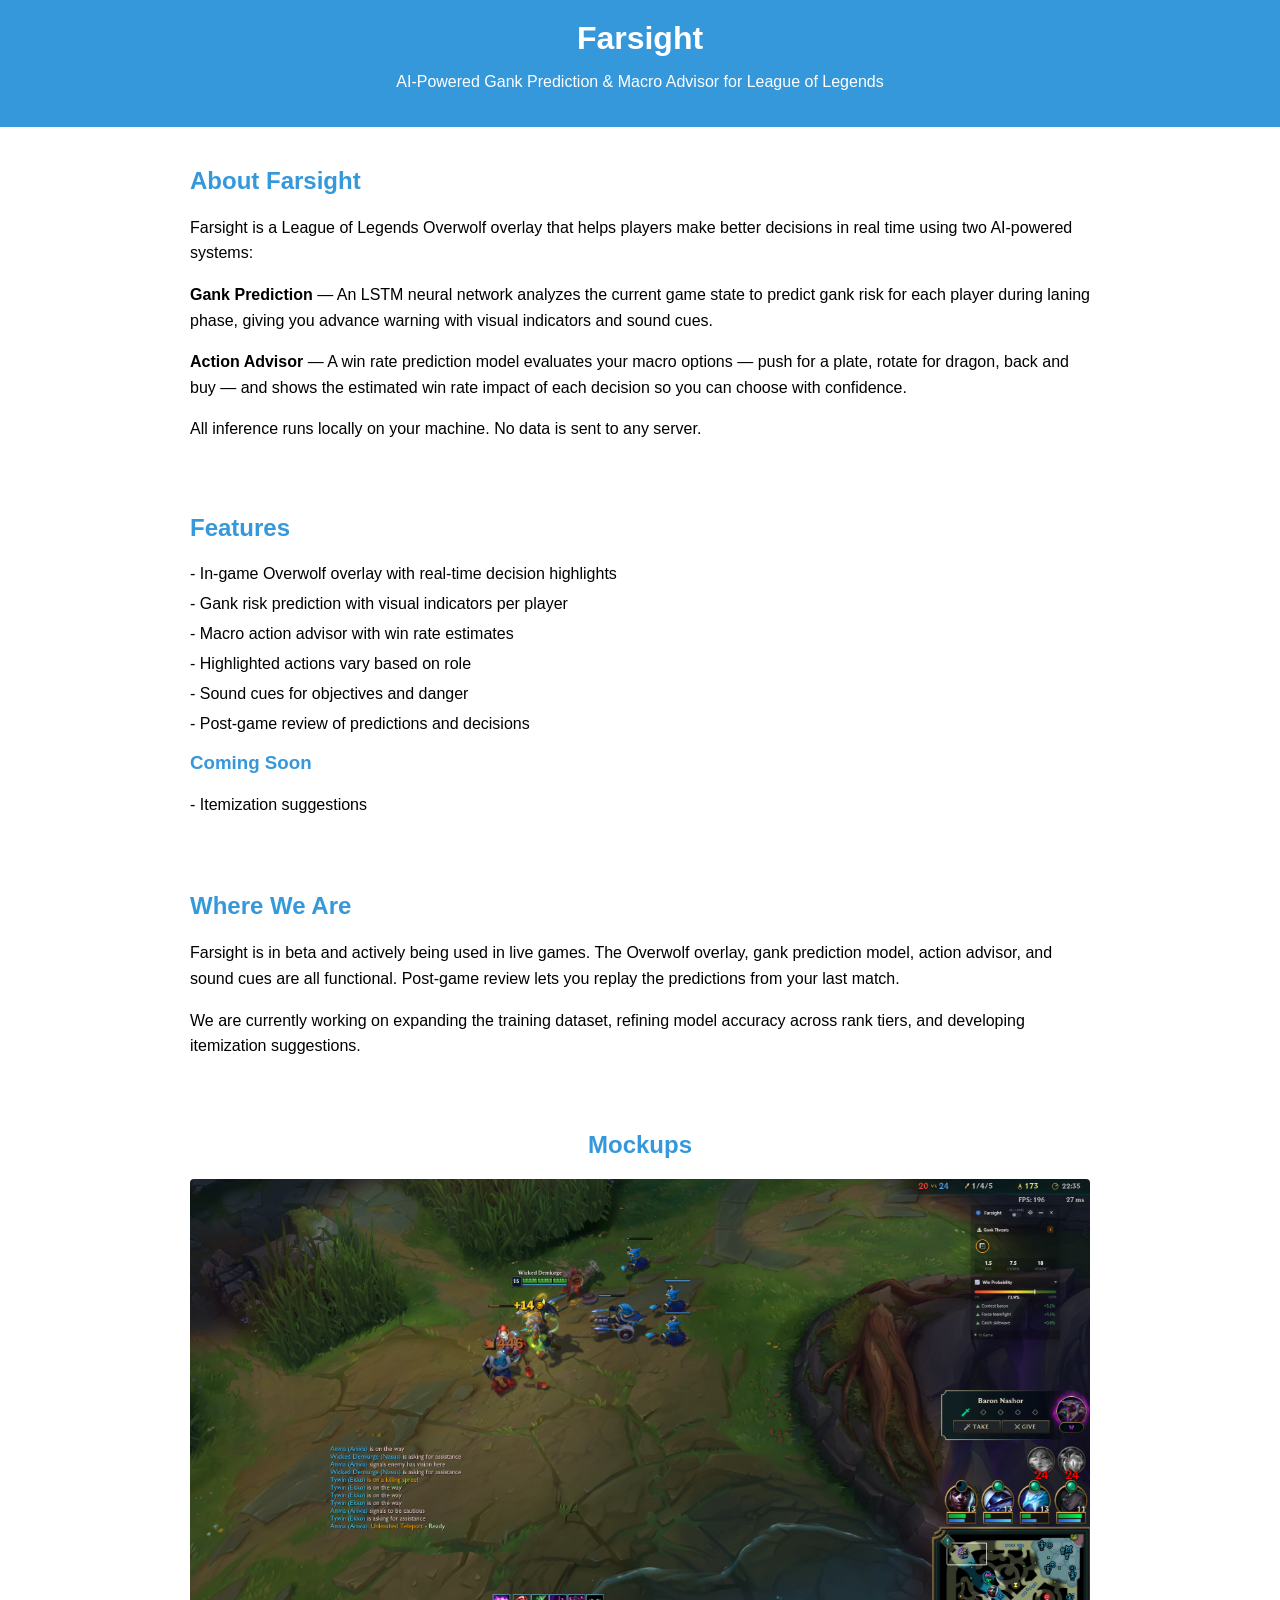
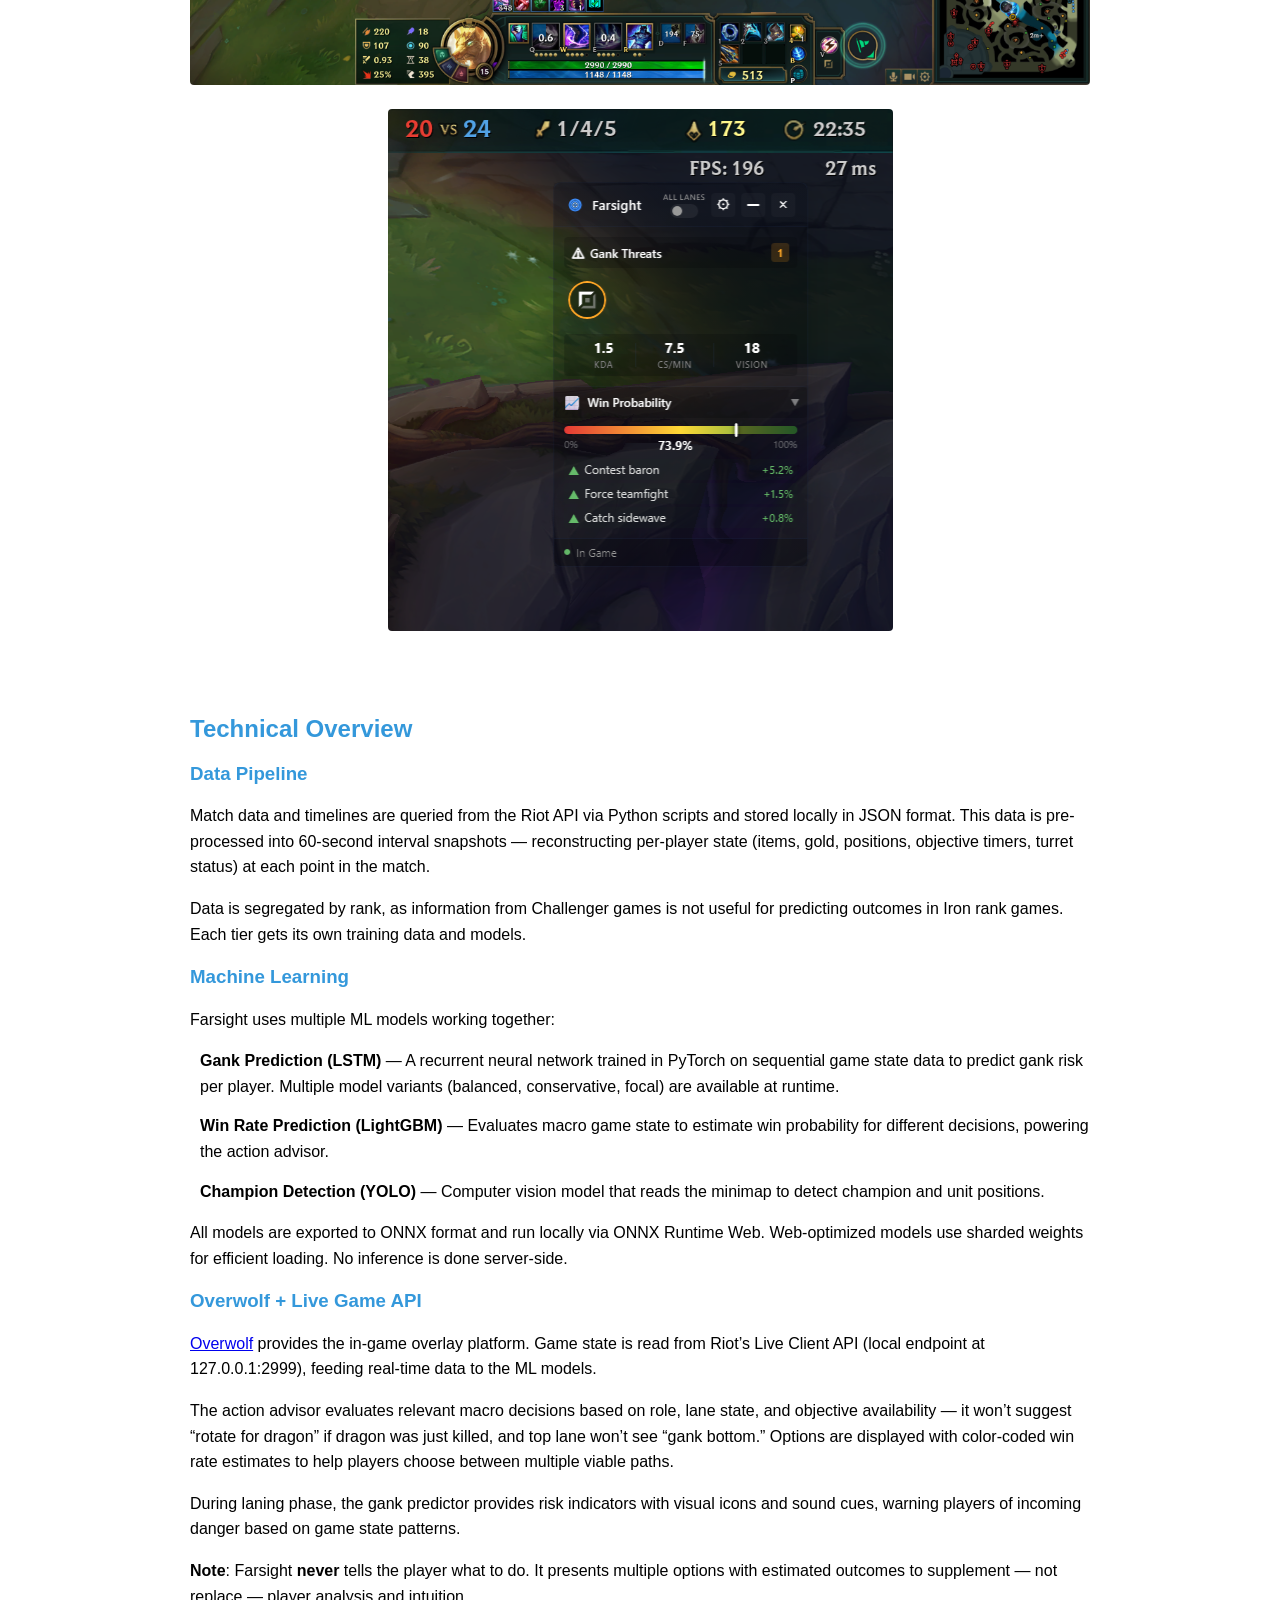
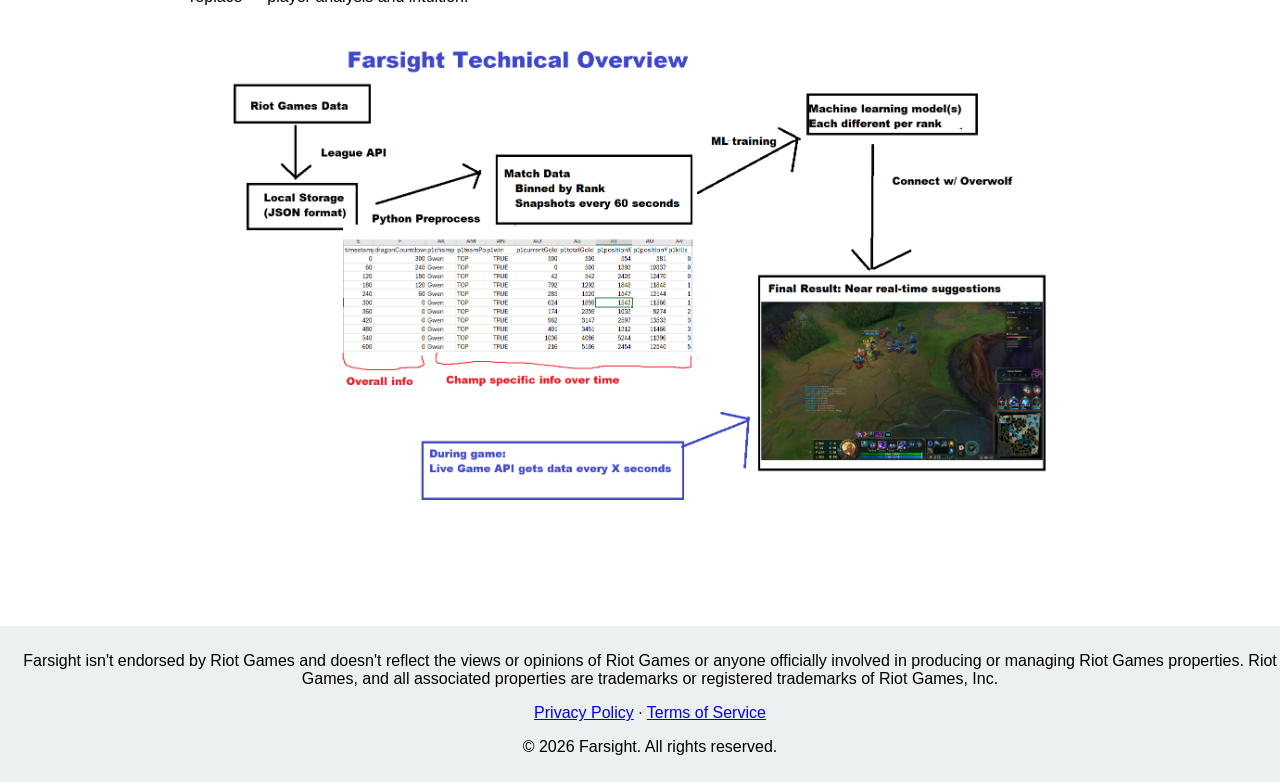
<file: index.html>
<!DOCTYPE html>
<html lang="en">
<head>
    <meta charset="UTF-8">
    <meta name="viewport" content="width=device-width, initial-scale=1.0">
    <link rel="stylesheet" href="styles.css">
    <title>Farsight</title>
</head>
<body>
    <header>
        <h1>Farsight</h1>
        <p>AI-Powered Gank Prediction &amp; Macro Advisor for League of Legends</p>
    </header>
    
    <section class="software-info">
        <h2>About Farsight</h2>
        <p>Farsight is a League of Legends Overwolf overlay that helps players make better decisions in real time using two AI-powered systems:</p>
        <p><strong>Gank Prediction</strong> — An LSTM neural network analyzes the current game state to predict gank risk for each player during laning phase, giving you advance warning with visual indicators and sound cues.</p>
        <p><strong>Action Advisor</strong> — A win rate prediction model evaluates your macro options — push for a plate, rotate for dragon, back and buy — and shows the estimated win rate impact of each decision so you can choose with confidence.</p>
        <p>All inference runs locally on your machine. No data is sent to any server.</p>
    </section>

    <section class="features">
        <h2>Features</h2>
        <ul>
            <li>- In-game Overwolf overlay with real-time decision highlights</li>
            <li>- Gank risk prediction with visual indicators per player</li>
            <li>- Macro action advisor with win rate estimates</li>
            <li>- Highlighted actions vary based on role</li>
            <li>- Sound cues for objectives and danger</li>
            <li>- Post-game review of predictions and decisions</li>
        </ul>
        <h3>Coming Soon</h3>
        <ul>
            <li>- Itemization suggestions</li>
        </ul>
    </section>

    <section class="current-state">
        <h2>Where We Are</h2>
        <p>Farsight is in beta and actively being used in live games. The Overwolf overlay, gank prediction model, action advisor, and sound cues are all functional. Post-game review lets you replay the predictions from your last match.</p>
        <p>We are currently working on expanding the training dataset, refining model accuracy across rank tiers, and developing itemization suggestions.</p>
    </section>
    <section class="mockups">
        <h2>Mockups</h2>
        <img src="mockup toplane.png" alt="Mockup — Jungle view">
        <img src="mockup toplane zoomed.png" alt="Mockup — Lane view">
    </section>

    <section class="technical-overview">
        <h2>Technical Overview</h2>
        <h3>Data Pipeline</h3>
        <p>Match data and timelines are queried from the Riot API via Python scripts and stored locally in JSON format. This data is pre-processed into 60-second interval snapshots — reconstructing per-player state (items, gold, positions, objective timers, turret status) at each point in the match.</p>
        <p>Data is segregated by rank, as information from Challenger games is not useful for predicting outcomes in Iron rank games. Each tier gets its own training data and models.</p>
        <h3>Machine Learning</h3>
        <p>
            Farsight uses multiple ML models working together:
        </p>
        <ul>
            <li><strong>Gank Prediction (LSTM)</strong> — A recurrent neural network trained in PyTorch on sequential game state data to predict gank risk per player. Multiple model variants (balanced, conservative, focal) are available at runtime.</li>
            <li><strong>Win Rate Prediction (LightGBM)</strong> — Evaluates macro game state to estimate win probability for different decisions, powering the action advisor.</li>
            <li><strong>Champion Detection (YOLO)</strong> — Computer vision model that reads the minimap to detect champion and unit positions.</li>
        </ul>
        <p>
            All models are exported to ONNX format and run locally via ONNX Runtime Web. Web-optimized models use sharded weights for efficient loading. No inference is done server-side.
        </p>
        <h3>Overwolf + Live Game API</h3>
        <p><a href=”https://overwolf.github.io/”>Overwolf</a> provides the in-game overlay platform. Game state is read from Riot’s Live Client API (local endpoint at 127.0.0.1:2999), feeding real-time data to the ML models.</p>
        <p>The action advisor evaluates relevant macro decisions based on role, lane state, and objective availability — it won’t suggest “rotate for dragon” if dragon was just killed, and top lane won’t see “gank bottom.” Options are displayed with color-coded win rate estimates to help players choose between multiple viable paths.</p>
        <p>During laning phase, the gank predictor provides risk indicators with visual icons and sound cues, warning players of incoming danger based on game state patterns.</p>
        <p><b>Note</b>: Farsight <b>never</b> tells the player what to do. It presents multiple options with estimated outcomes to supplement — not replace — player analysis and intuition.</p>
        <img src="process_mockup_final.png" alt="Process">
    </section>

    <section class="footer">
        <p>Farsight isn't endorsed by Riot Games and doesn't reflect the views or opinions of Riot Games or anyone officially involved in producing or managing Riot Games properties. Riot Games, and all associated properties are trademarks or registered trademarks of Riot Games, Inc.</p>
        <p><a href="privacy.html">Privacy Policy</a> · <a href="tos.html">Terms of Service</a></p>
        <p>&copy; 2026 Farsight. All rights reserved.</p>
    </section>

</body>
</html>
</file>
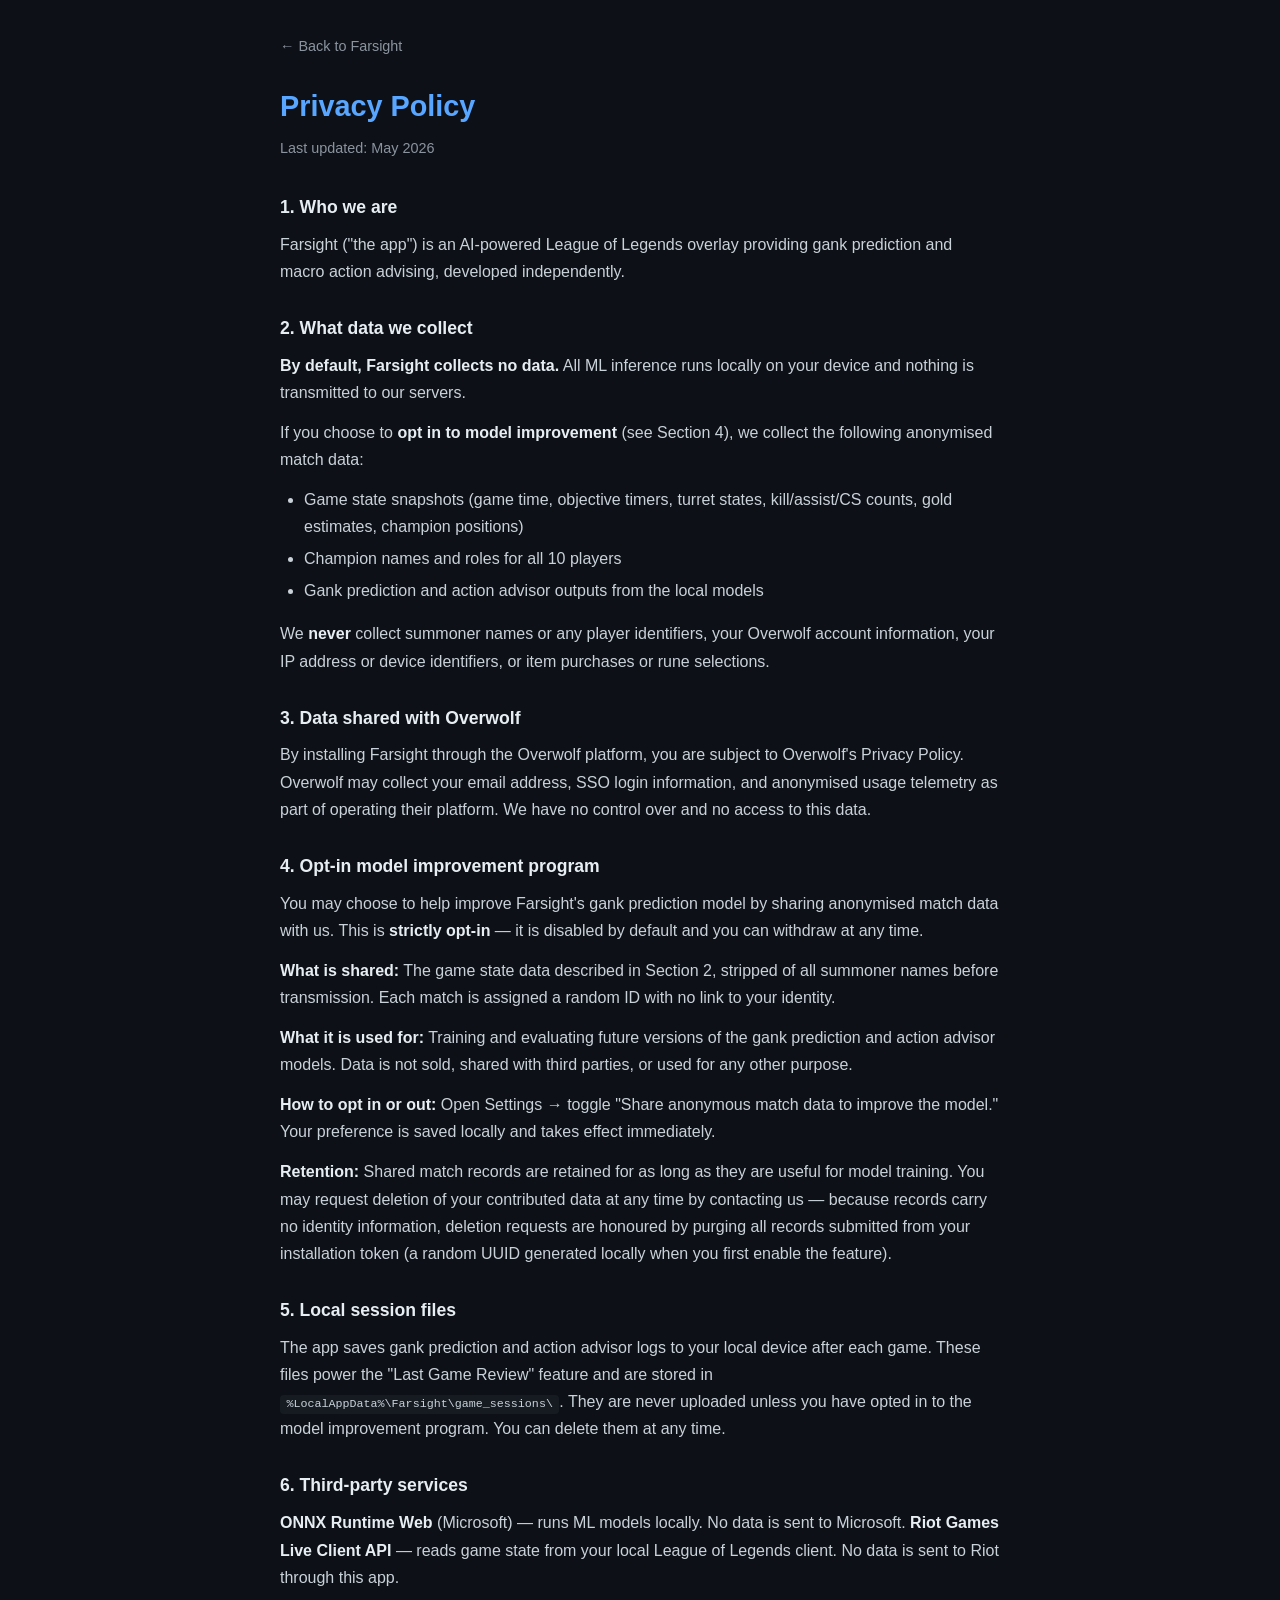
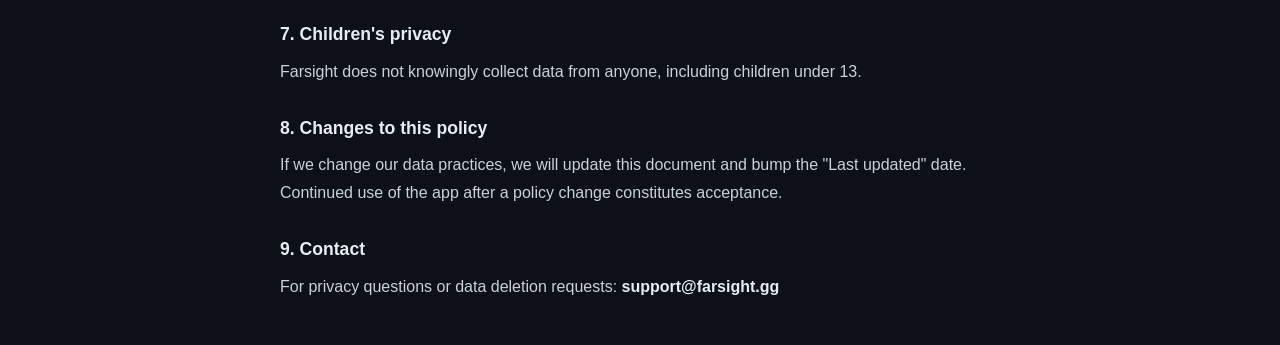
<file: privacy.html>
<!DOCTYPE html>
<html lang="en">
<head>
    <meta charset="UTF-8">
    <meta name="viewport" content="width=device-width, initial-scale=1.0">
    <title>Privacy Policy — Farsight</title>
    <style>
        * { margin: 0; padding: 0; box-sizing: border-box; }
        body { font-family: -apple-system, BlinkMacSystemFont, 'Segoe UI', Roboto, sans-serif; background: #0d1117; color: #c9d1d9; line-height: 1.7; padding: 2rem 1rem; }
        .container { max-width: 720px; margin: 0 auto; }
        h1 { color: #58a6ff; font-size: 1.8rem; margin-bottom: 0.3rem; }
        .updated { color: #8b949e; font-size: 0.9rem; margin-bottom: 2rem; }
        h3 { color: #e6edf3; margin-top: 1.8rem; margin-bottom: 0.5rem; font-size: 1.1rem; }
        p { margin-bottom: 0.8rem; }
        ul { margin: 0.5rem 0 1rem 1.5rem; }
        li { margin-bottom: 0.3rem; }
        strong { color: #e6edf3; }
        code { background: #161b22; padding: 0.15rem 0.4rem; border-radius: 4px; font-size: 0.9em; }
        a { color: #58a6ff; text-decoration: none; }
        a:hover { text-decoration: underline; }
        .back { display: inline-block; margin-bottom: 1.5rem; color: #8b949e; font-size: 0.9rem; }
    </style>
</head>
<body>
    <div class="container">
        <a class="back" href="./">&larr; Back to Farsight</a>
        <h1>Privacy Policy</h1>
        <p class="updated">Last updated: May 2026</p>

        <h3>1. Who we are</h3>
        <p>Farsight ("the app") is an AI-powered League of Legends overlay providing gank prediction and macro action advising, developed independently.</p>

        <h3>2. What data we collect</h3>
        <p><strong>By default, Farsight collects no data.</strong> All ML inference runs locally on your device and nothing is transmitted to our servers.</p>
        <p>If you choose to <strong>opt in to model improvement</strong> (see Section 4), we collect the following anonymised match data:</p>
        <ul>
            <li>Game state snapshots (game time, objective timers, turret states, kill/assist/CS counts, gold estimates, champion positions)</li>
            <li>Champion names and roles for all 10 players</li>
            <li>Gank prediction and action advisor outputs from the local models</li>
        </ul>
        <p>We <strong>never</strong> collect summoner names or any player identifiers, your Overwolf account information, your IP address or device identifiers, or item purchases or rune selections.</p>

        <h3>3. Data shared with Overwolf</h3>
        <p>By installing Farsight through the Overwolf platform, you are subject to Overwolf's Privacy Policy. Overwolf may collect your email address, SSO login information, and anonymised usage telemetry as part of operating their platform. We have no control over and no access to this data.</p>

        <h3>4. Opt-in model improvement program</h3>
        <p>You may choose to help improve Farsight's gank prediction model by sharing anonymised match data with us. This is <strong>strictly opt-in</strong> — it is disabled by default and you can withdraw at any time.</p>
        <p><strong>What is shared:</strong> The game state data described in Section 2, stripped of all summoner names before transmission. Each match is assigned a random ID with no link to your identity.</p>
        <p><strong>What it is used for:</strong> Training and evaluating future versions of the gank prediction and action advisor models. Data is not sold, shared with third parties, or used for any other purpose.</p>
        <p><strong>How to opt in or out:</strong> Open Settings &rarr; toggle "Share anonymous match data to improve the model." Your preference is saved locally and takes effect immediately.</p>
        <p><strong>Retention:</strong> Shared match records are retained for as long as they are useful for model training. You may request deletion of your contributed data at any time by contacting us — because records carry no identity information, deletion requests are honoured by purging all records submitted from your installation token (a random UUID generated locally when you first enable the feature).</p>

        <h3>5. Local session files</h3>
        <p>The app saves gank prediction and action advisor logs to your local device after each game. These files power the "Last Game Review" feature and are stored in <code>%LocalAppData%\Farsight\game_sessions\</code>. They are never uploaded unless you have opted in to the model improvement program. You can delete them at any time.</p>

        <h3>6. Third-party services</h3>
        <p><strong>ONNX Runtime Web</strong> (Microsoft) — runs ML models locally. No data is sent to Microsoft. <strong>Riot Games Live Client API</strong> — reads game state from your local League of Legends client. No data is sent to Riot through this app.</p>

        <h3>7. Children's privacy</h3>
        <p>Farsight does not knowingly collect data from anyone, including children under 13.</p>

        <h3>8. Changes to this policy</h3>
        <p>If we change our data practices, we will update this document and bump the "Last updated" date. Continued use of the app after a policy change constitutes acceptance.</p>

        <h3>9. Contact</h3>
        <p>For privacy questions or data deletion requests: <strong>support@farsight.gg</strong></p>
    </div>
</body>
</html>
</file>
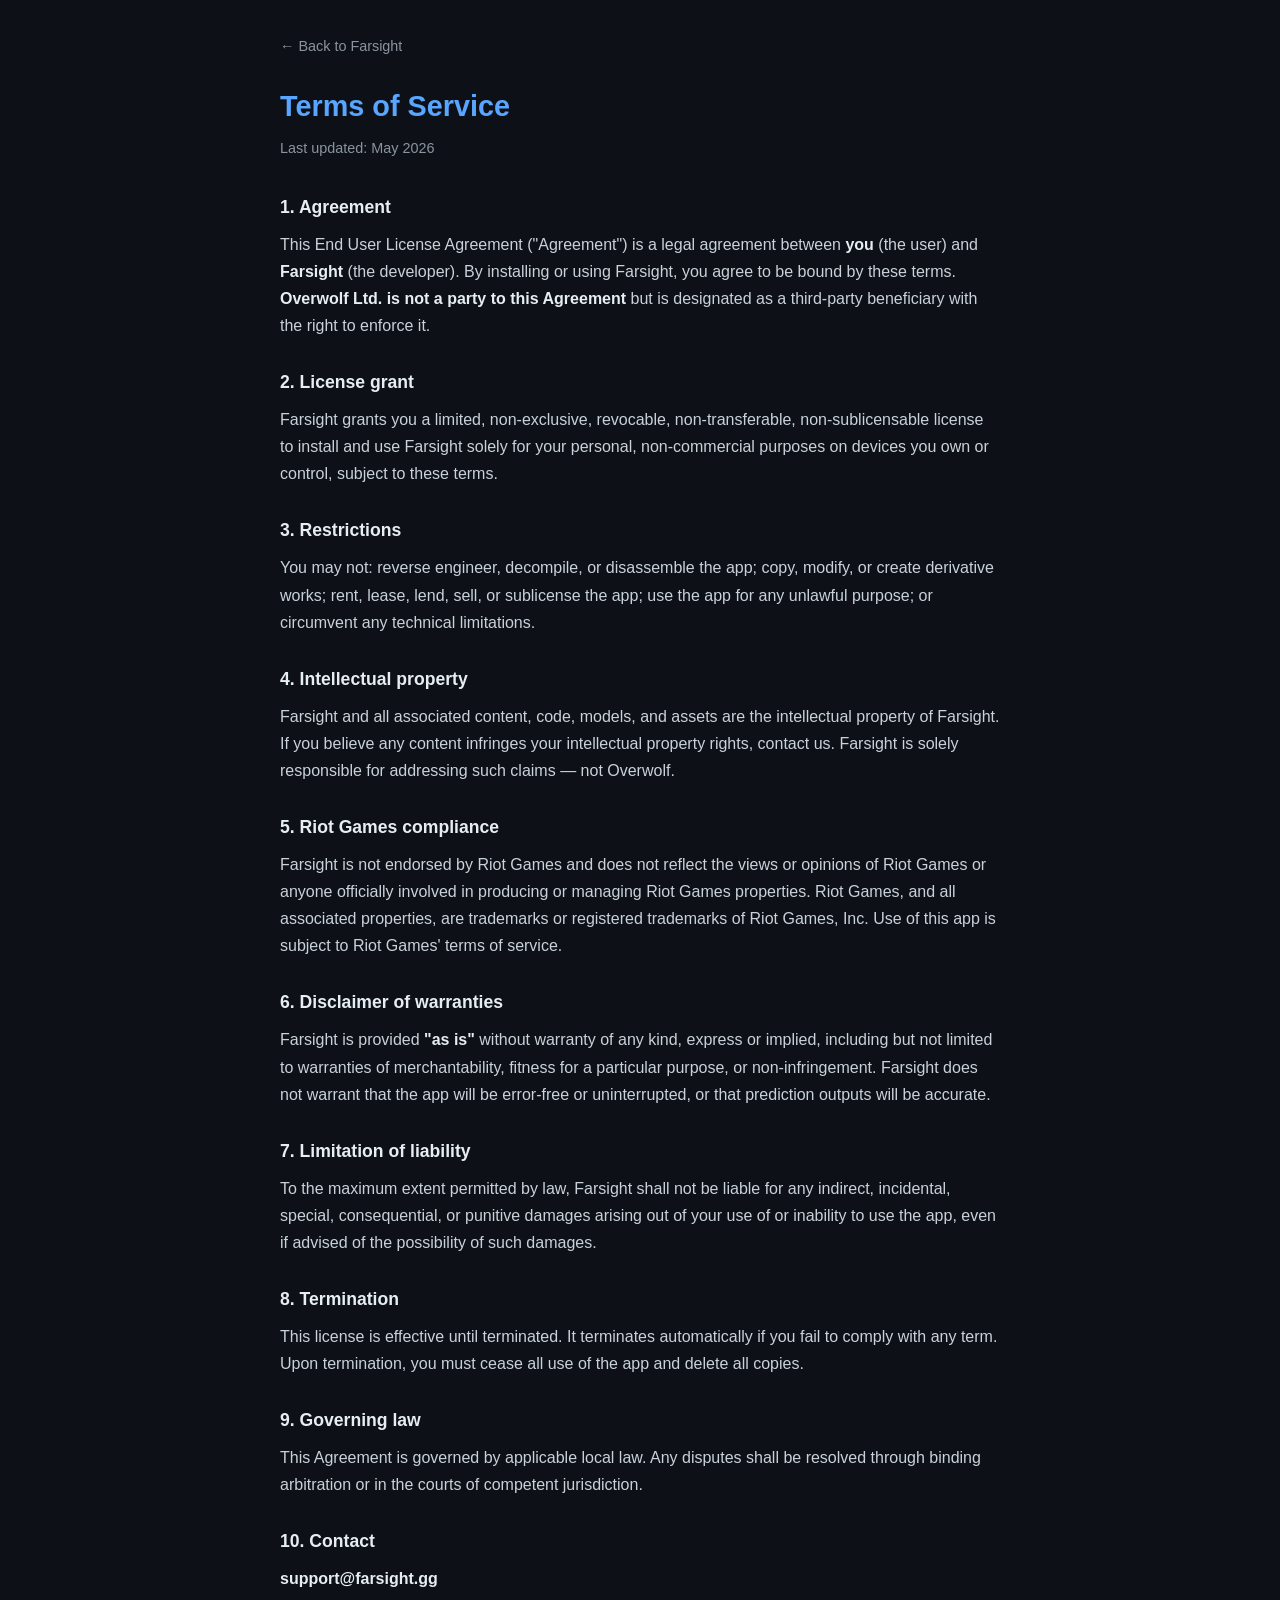
<file: tos.html>
<!DOCTYPE html>
<html lang="en">
<head>
    <meta charset="UTF-8">
    <meta name="viewport" content="width=device-width, initial-scale=1.0">
    <title>Terms of Service — Farsight</title>
    <style>
        * { margin: 0; padding: 0; box-sizing: border-box; }
        body { font-family: -apple-system, BlinkMacSystemFont, 'Segoe UI', Roboto, sans-serif; background: #0d1117; color: #c9d1d9; line-height: 1.7; padding: 2rem 1rem; }
        .container { max-width: 720px; margin: 0 auto; }
        h1 { color: #58a6ff; font-size: 1.8rem; margin-bottom: 0.3rem; }
        .updated { color: #8b949e; font-size: 0.9rem; margin-bottom: 2rem; }
        h3 { color: #e6edf3; margin-top: 1.8rem; margin-bottom: 0.5rem; font-size: 1.1rem; }
        p { margin-bottom: 0.8rem; }
        strong { color: #e6edf3; }
        a { color: #58a6ff; text-decoration: none; }
        a:hover { text-decoration: underline; }
        .back { display: inline-block; margin-bottom: 1.5rem; color: #8b949e; font-size: 0.9rem; }
    </style>
</head>
<body>
    <div class="container">
        <a class="back" href="./">&larr; Back to Farsight</a>
        <h1>Terms of Service</h1>
        <p class="updated">Last updated: May 2026</p>

        <h3>1. Agreement</h3>
        <p>This End User License Agreement ("Agreement") is a legal agreement between <strong>you</strong> (the user) and <strong>Farsight</strong> (the developer). By installing or using Farsight, you agree to be bound by these terms. <strong>Overwolf Ltd. is not a party to this Agreement</strong> but is designated as a third-party beneficiary with the right to enforce it.</p>

        <h3>2. License grant</h3>
        <p>Farsight grants you a limited, non-exclusive, revocable, non-transferable, non-sublicensable license to install and use Farsight solely for your personal, non-commercial purposes on devices you own or control, subject to these terms.</p>

        <h3>3. Restrictions</h3>
        <p>You may not: reverse engineer, decompile, or disassemble the app; copy, modify, or create derivative works; rent, lease, lend, sell, or sublicense the app; use the app for any unlawful purpose; or circumvent any technical limitations.</p>

        <h3>4. Intellectual property</h3>
        <p>Farsight and all associated content, code, models, and assets are the intellectual property of Farsight. If you believe any content infringes your intellectual property rights, contact us. Farsight is solely responsible for addressing such claims — not Overwolf.</p>

        <h3>5. Riot Games compliance</h3>
        <p>Farsight is not endorsed by Riot Games and does not reflect the views or opinions of Riot Games or anyone officially involved in producing or managing Riot Games properties. Riot Games, and all associated properties, are trademarks or registered trademarks of Riot Games, Inc. Use of this app is subject to Riot Games' terms of service.</p>

        <h3>6. Disclaimer of warranties</h3>
        <p>Farsight is provided <strong>"as is"</strong> without warranty of any kind, express or implied, including but not limited to warranties of merchantability, fitness for a particular purpose, or non-infringement. Farsight does not warrant that the app will be error-free or uninterrupted, or that prediction outputs will be accurate.</p>

        <h3>7. Limitation of liability</h3>
        <p>To the maximum extent permitted by law, Farsight shall not be liable for any indirect, incidental, special, consequential, or punitive damages arising out of your use of or inability to use the app, even if advised of the possibility of such damages.</p>

        <h3>8. Termination</h3>
        <p>This license is effective until terminated. It terminates automatically if you fail to comply with any term. Upon termination, you must cease all use of the app and delete all copies.</p>

        <h3>9. Governing law</h3>
        <p>This Agreement is governed by applicable local law. Any disputes shall be resolved through binding arbitration or in the courts of competent jurisdiction.</p>

        <h3>10. Contact</h3>
        <p><strong>support@farsight.gg</strong></p>
    </div>
</body>
</html>
</file>
<file: styles.css>
body {
    font-family: Arial, sans-serif;
    margin: 0;
    padding: 0;
}

header {
    background-color: #3498db;
    color: #fff;
    text-align: center;
    padding: 20px;
}

h1 {
    margin: 0;
}

.software-info, .features, .current-state, .technical-overview, .mockups {
    max-width: 900px;
    margin: 0 auto;
    padding: 20px 30px;
}

.software-info h2, .features h2, .current-state h2, .technical-overview h2, .technical-overview h3, .mockups h2 {
    color: #3498db;
}

.features h3 {
    color: #3498db;
    margin-top: 16px;
}

.software-info p, .current-state p, .technical-overview p {
    margin-bottom: 12px;
    line-height: 1.6;
}

ul {
    list-style-type: none;
    padding: 0;
}

.features ul li {
    margin-bottom: 6px;
    line-height: 1.5;
}

.technical-overview ul {
    padding-left: 10px;
}

.technical-overview ul li {
    margin-bottom: 14px;
    line-height: 1.6;
}

.mockups {
    text-align: center;
}

.mockups img {
    max-width: 100%;
    height: auto;
    margin-bottom: 20px;
    border-radius: 4px;
}

.technical-overview img {
    max-width: 100%;
    height: auto;
    margin-top: 20px;
}

.footer {
    background-color: #ecf0f1;
    text-align: center;
    padding: 10px;
    bottom: 0;
    width: 100%;
}
</file>
